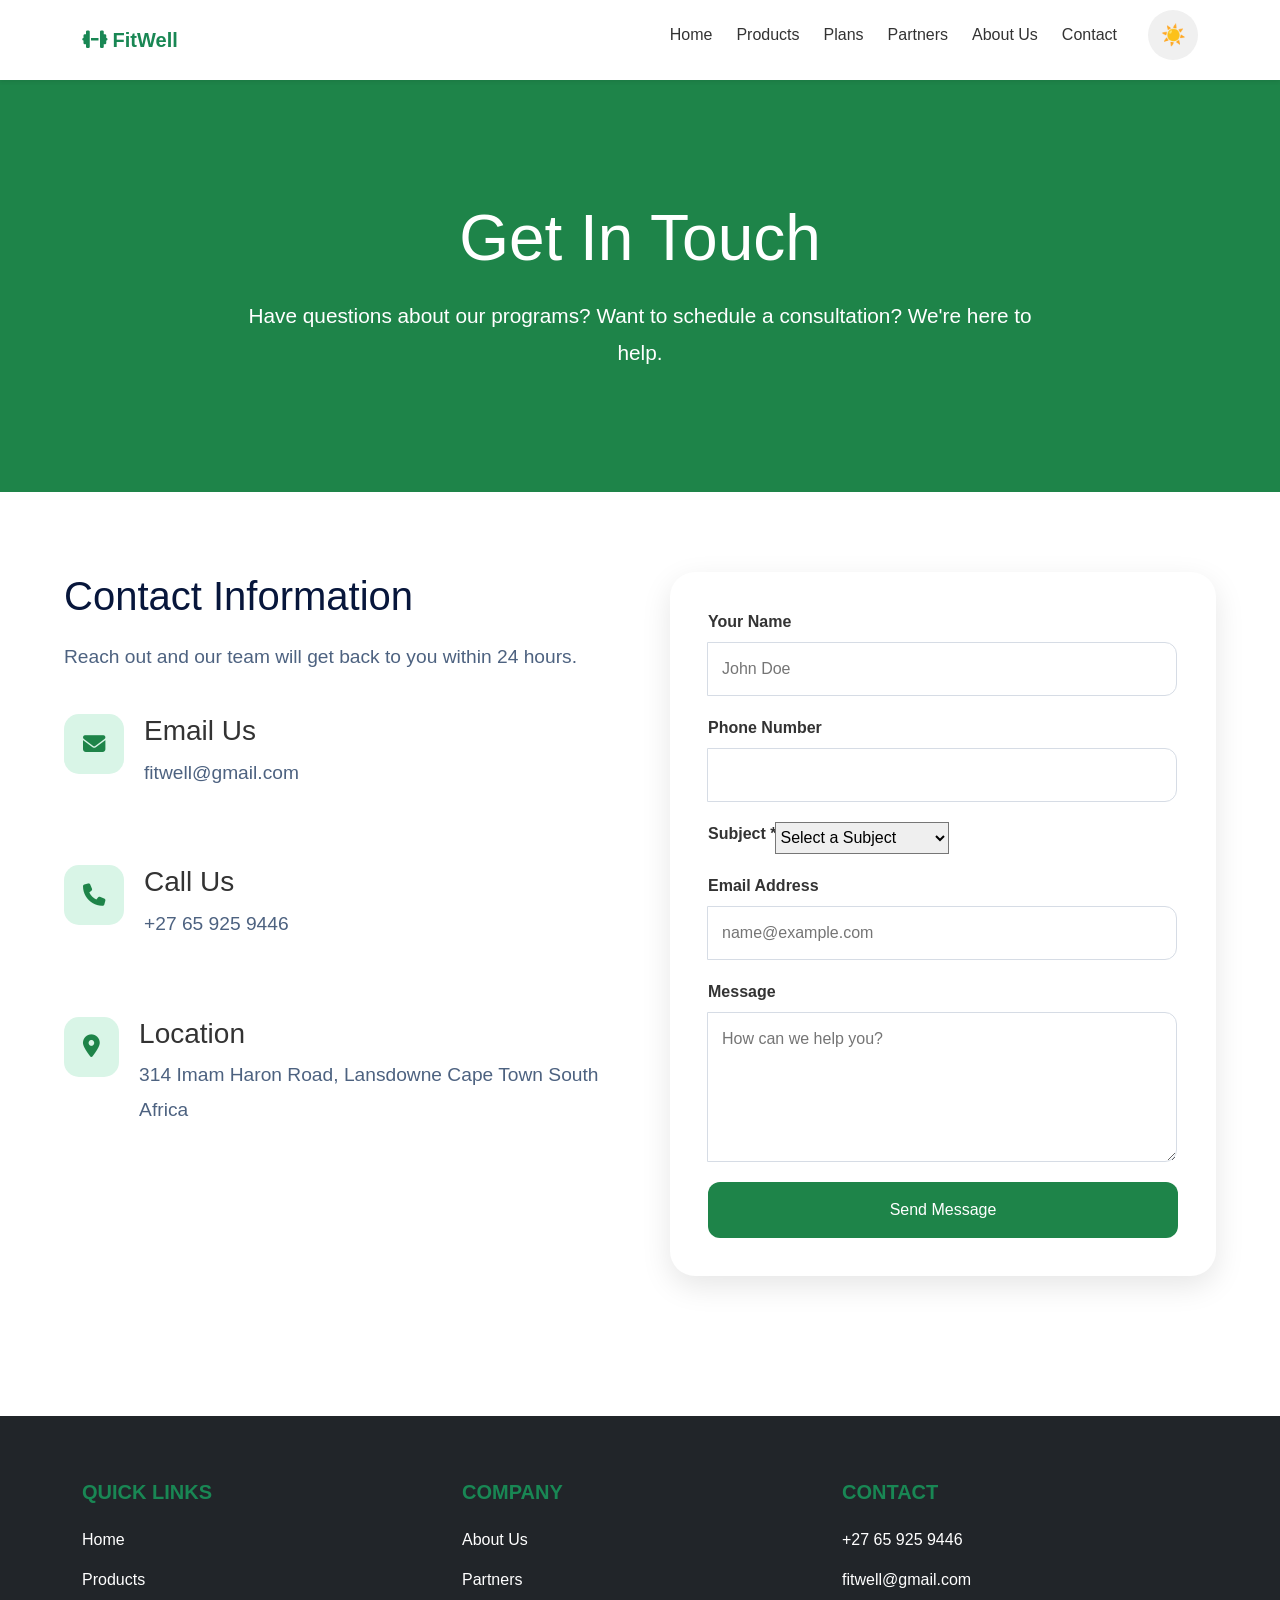
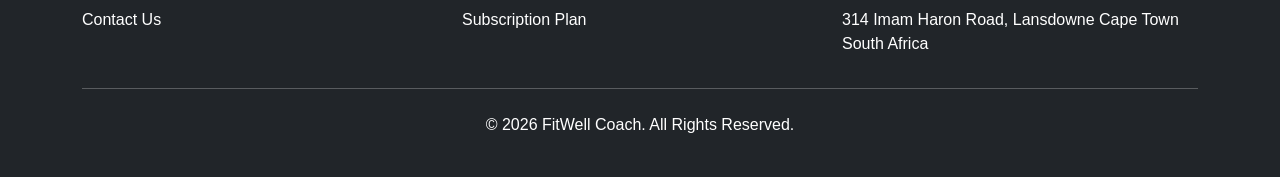
<file: contact.us.html>
<!doctype html>
<html lang="en">

<head>
  <meta charset="UTF-8" />
  <meta name="viewport" content="width=device-width, initial-scale=1.0" />
  <title>Contact Us | FitWell</title>

  <link href="https://cdn.jsdelivr.net/npm/bootstrap@5.3.3/dist/css/bootstrap.min.css" rel="stylesheet">
  <link rel="stylesheet" href="https://cdnjs.cloudflare.com/ajax/libs/font-awesome/6.5.1/css/all.min.css">
  <link rel="stylesheet" href="darkmode.css">

  <style>
    :root {
      --primary: #1e8449;
      --dark: #111827;
      --light: #ffffff;
      --text: #333;
    }

    body {
      margin: 0;
      font-family: Arial, sans-serif;
      background: var(--light);
      color: var(--text);
    }

    /* NAVBAR FIX */
    .navbar {
      padding: 15px 0;
      background: #fff !important;
    }

    .nav-link {
      color: #333 !important;
      transition: 0.3s;
    }

    .nav-link:hover {
      color: var(--primary) !important;
    }

    .navbar.navbar-shrink {
      padding: 8px 0;
      transition: 0.3s ease;
      box-shadow: 0 5px 15px rgba(0, 0, 0, 0.1);
    }

          .toggle-btn {
        width: 50px;
        height: 50px;
        border-radius: 50%;
        border: none;
        display: flex;
        justify-content: center;
        align-items: center;
        margin-left: 15px;
        position: relative;
        top: -5px;
      }

            .dark-mode .header {
        background-color: #111827;
      }

      .dark-mode .nav-links a {
        color: white;
      }

      .dark-mode .logo a {
        color: #10b981;
      }

      .dark-mode .logo i {
        color: white;
      }

      /* Light Mode */
      body {
        background-color: #ffffff;
        color: #333;
      }

      /* Dark Mode */

      body.dark-mode .text-area {
        background-color: white;
        color: black;
      }
      body.dark-mode {
        background-color: #111827;
        color: white;
      }

      body.dark-mode .header {
        background-color: #1f2937;
      }

      body.dark-mode .footer {
        background-color: #0f172a;
      }

      body.dark-mode .section-gap {
        background-color: #111827;
      }
      /* Mobile Responsive */

      @media (max-width: 992px) {
        .header {
          flex-direction: column;
          gap: 20px;
        }

        .navbar ul {
          flex-wrap: wrap;
          justify-content: center;
          gap: 20px;
        }
      }


    /* HERO */
    .contact-hero {
      background: var(--primary);
      color: white;
      text-align: center;
      padding: 120px 20px;
    }

    .contact-hero h1 {
      font-size: 4rem;
      margin-bottom: 20px;
    }

    .contact-hero p {
      max-width: 800px;
      margin: auto;
      font-size: 1.3rem;
      line-height: 1.8;
    }

    /* CONTAINER */
    .contact-container {
      max-width: 1400px;
      margin: auto;
      padding: 80px 5%;
      display: grid;
      grid-template-columns: 1fr 1fr;
      gap: 60px;
    }

    .contact-info h2 {
      font-size: 2.5rem;
      color: #07163b;
      margin-bottom: 20px;
    }

    .contact-info p {
      color: #4d6280;
      font-size: 1.2rem;
      margin-bottom: 40px;
      line-height: 1.8;
    }

    .info-box {
      display: flex;
      gap: 20px;
      margin-bottom: 35px;
      align-items: flex-start;
    }

    .icon {
      width: 60px;
      height: 60px;
      background: #d9f5e7;
      color: var(--primary);
      border-radius: 15px;
      display: flex;
      justify-content: center;
      align-items: center;
      font-size: 1.4rem;
    }

    .contact-form {
      background: white;
      padding: 38px;
      border-radius: 25px;
      box-shadow: 0 10px 30px rgba(0, 0, 0, 0.1);
    }

    .input-group {
      margin-bottom: 20px;
    }

    .input-group label {
      display: block;
      margin-bottom: 8px;
      font-weight: 600;
    }

    .input-group input,
    .input-group textarea {
      width: 100%;
      padding: 14px;
      border: 1px solid #d6dce5;
      border-radius: 12px;
    }

    .submit-btn {
      width: 100%;
      background: var(--primary);
      color: white;
      border: none;
      padding: 16px;
      border-radius: 12px;
      font-size: 1rem;
    }

    /* FOOTER */
    footer {
      margin-top: 60px;
    }

          /* RESPONSIVE */

      @media (max-width: 992px) {
        .contact-container {
          grid-template-columns: 1fr;
        }

        .contact-hero h1 {
          font-size: 3rem;
        }
      }

      @media (max-width: 768px) {
        .contact-hero {
          padding: 80px 20px;
        }

        .contact-hero h1 {
          font-size: 2.5rem;
        }

        .contact-hero p {
          font-size: 1rem;
        }

        .contact-form {
          padding: 25px;
        }
      }
      .contact-stats {
        background: #07163b;
        color: white;
        display: flex;
        justify-content: space-around;
        text-align: center;
        padding: 80px 20px;
      }

      .contact-stats h2 {
        color: #00d084;
        font-size: 3rem;
      }

      .contact-stats p {
        margin-top: 10px;
      }

      @media (max-width: 768px) {
        .contact-stats {
          flex-direction: column;
          gap: 40px;
        }
      }

      .contact-stats {
        background: #1e8449;
        color: white;
        display: flex;
        justify-content: space-around;
        text-align: center;
        padding: 80px 20px;
        font-family: Arial, Helvetica, sans-serif;
      }

      .contact-stats h2 {
        color: white;
        font-size: 3rem;
      }

      .contact-stats p {
        margin-top: 10px;
      }

      @media (max-width: 768px) {
        .contact-stats {
          flex-direction: column;
          gap: 40px;
        }
      }

      .section-gap {
        height: 60px;
        background: #f8f9fa;
      }

  </style>
</head>

<body>

  <!-- NAVBAR -->
  <nav class="navbar navbar-expand-lg navbar-light sticky-top shadow-sm">
    <div class="container">

      <a class="navbar-brand fw-bold text-success" href="#">
        <i class="fa-solid fa-dumbbell"></i> FitWell
      </a>

      <button class="navbar-toggler" type="button" data-bs-toggle="collapse" data-bs-target="#navMenu">
        <span class="navbar-toggler-icon"></span>
      </button>

      <div class="collapse navbar-collapse" id="navMenu">
        <ul class="navbar-nav ms-auto gap-2">
          <li class="nav-item"><a class="nav-link" href="index.html">Home</a></li>
          <li class="nav-item"><a class="nav-link" href="products.html">Products</a></li>
          <li class="nav-item"><a class="nav-link" href="Subscription.html">Plans</a></li>
          <li class="nav-item"><a class="nav-link" href="partners.html">Partners</a></li>
          <li class="nav-item"><a class="nav-link" href="about.html">About Us</a></li>
          <li class="nav-item"><a class="nav-link active text-success" href="contact.us.html">Contact</a></li>
          <button class="toggle-btn" id="themeToggle"></button>

        </ul>
      </div>

    </div>
  </nav>

  <!-- HERO -->
  <section class="contact-hero">
    <h1>Get In Touch</h1>
    <p>Have questions about our programs? Want to schedule a consultation? We're here to help.</p>
  </section>

<!-- CONTACT -->
  <section class="contact-container">

    <!-- LEFT -->
    <div class="contact-info">
      <h2>Contact Information</h2>
      <p>Reach out and our team will get back to you within 24 hours.</p>

      <div class="info-box">
        <div class="icon"><i class="fas fa-envelope"></i></div>
        <div>
          <h3>Email Us</h3>
          <p>fitwell@gmail.com</p>
        </div>
      </div>

      <div class="info-box">
        <div class="icon"><i class="fas fa-phone"></i></div>
        <div>
          <h3>Call Us</h3>
          <p>+27 65 925 9446</p>
        </div>
      </div>

      <div class="info-box">
        <div class="icon"><i class="fas fa-location-dot"></i></div>
        <div>
          <h3>Location</h3>
          <p>314 Imam Haron Road, Lansdowne Cape Town South Africa</p>
        </div>
      </div>
    </div>

    <!-- RIGHT (The Form Container) -->
    <div class="contact-form">
      <!-- Formspree action goes directly on this form tag -->
      <form action="https://formspree.io/f/xlgvqopk" method="POST">
        
        <div class="input-group">
          <label for="name">Your Name</label>
          <input type="text" id="name" name="name" placeholder="John Doe" required />
        
        </div>

         <div class="input-group">
            <label>Phone Number</label>
            <input type="tel" placeholder="" />
          </div>

           <div class="input-group">
            <label>Subject *</label>

            <select required>
              <option>Select a Subject</option>
              <option>Membership Inquiry</option>
              <option>Personal Training</option>
              <option>Nutrition Coaching</option>
              <option>Consultation Booking</option>
              <option>General Question</option>
            </select>
          </div>

        <div class="input-group">
          <label for="email">Email Address</label>
          <input type="email" id="email" name="email" placeholder="name@example.com" required />
        </div>

        <div class="input-group">
          <label for="message">Message</label>
          <textarea id="message" name="message" rows="5" placeholder="How can we help you?" required></textarea>
        </div>

        <button type="submit" class="submit-btn">Send Message</button>
      </form>
    </div>

  </section>

  <!-- FOOTER -->
    <footer class="bg-dark text-white pt-5 pb-4">
      <div class="container text-md-start text-center">
        <div class="row">
          <div class="col-md-4 col-lg-4 col-xl-4 mx-auto mt-3">
            <h5 class="text-uppercase mb-4 fw-bold text-success">
              Quick Links
            </h5>
            <p>
              <a href="index.html" class="text-white text-decoration-none"
                >Home</a
              >
            </p>
            <p>
              <a href="products.html" class="text-white text-decoration-none"
                >Products</a
              >
            </p>
            <p>
              <a href="contact.us.html" class="text-white text-decoration-none"
                >Contact Us</a
              >
            </p>
          </div>

          <div class="col-md-4 col-lg-4 col-xl-4 mx-auto mt-3">
            <h5 class="text-uppercase mb-4 fw-bold text-success">Company</h5>
            <p>
              <a href="about.html" class="text-white text-decoration-none"
                >About Us</a
              >
            </p>
            <p>
              <a href="partners.html" class="text-white text-decoration-none"
                >Partners</a
              >
            </p>
            <p>
              <a
                href="Subscription.html"
                class="text-white text-decoration-none"
                >Subscription Plan</a
              >
            </p>
          </div>

          <div class="col-md-4 col-lg-4 col-xl-4 mx-auto mt-3">
            <h5 class="text-uppercase mb-4 fw-bold text-success">Contact</h5>
            <p>+27 65 925 9446</p>
            <p>fitwell@gmail.com</p>
            <p>314 Imam Haron Road, Lansdowne Cape Town South Africa</p>
          </div>
        </div>

        <hr class="mb-4" />
        <div class="text-center">
          <p>© 2026 FitWell Coach. All Rights Reserved.</p>
        </div>
      </div>
    </footer>

  <script src="https://cdn.jsdelivr.net/npm/bootstrap@5.3.3/dist/js/bootstrap.bundle.min.js"></script>
  <script src="darkmode.js"></script>

</body>

</html>
</file>
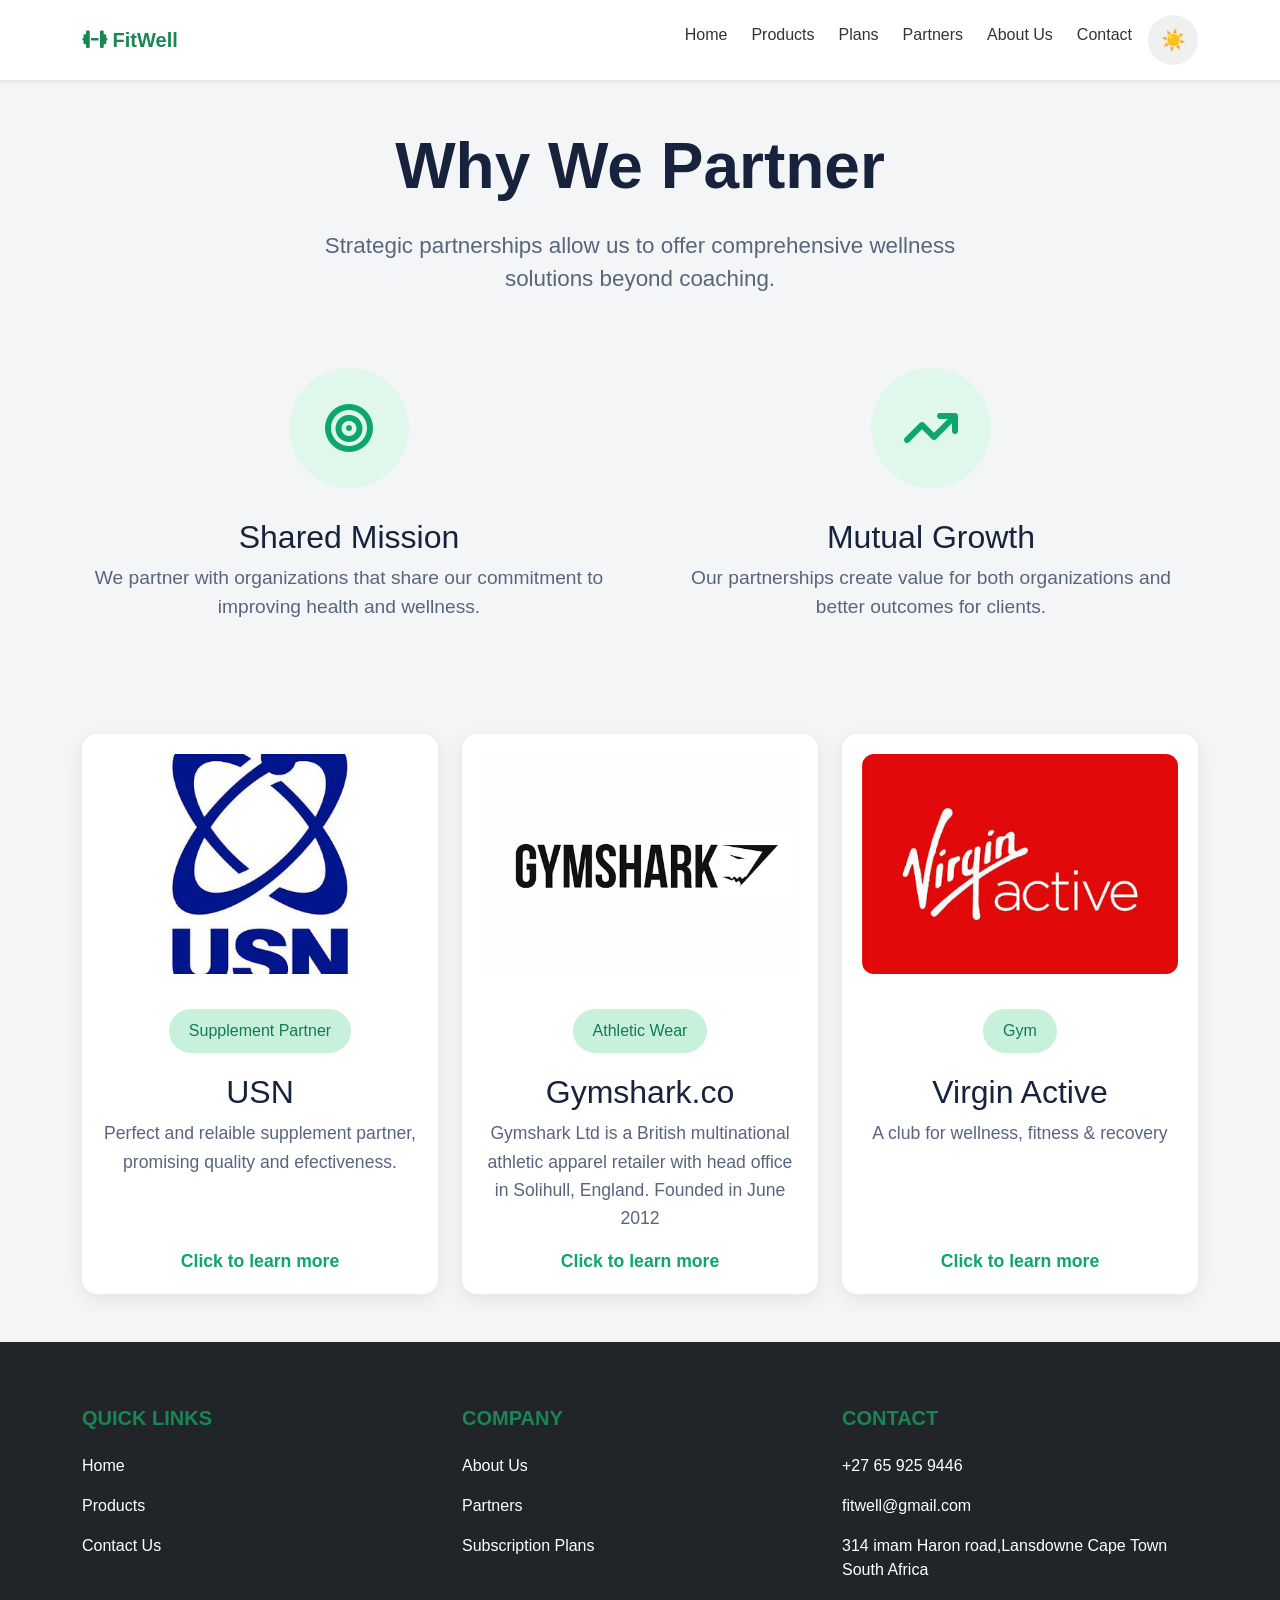
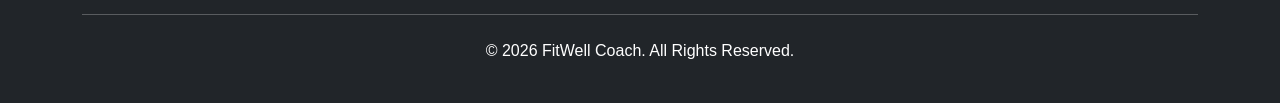
<file: partners.html>
<!DOCTYPE html>
<html lang="en">

<head>
    <meta charset="UTF-8">
    <meta name="viewport" content="width=device-width, initial-scale=1.0">

    <title>FitWell </title>

    <link href="https://cdn.jsdelivr.net/npm/bootstrap@5.3.3/dist/css/bootstrap.min.css" rel="stylesheet">

    <link rel="stylesheet" href="https://cdnjs.cloudflare.com/ajax/libs/font-awesome/6.5.2/css/all.min.css">

    <!-- Dark Mode CSS -->
    <link rel="stylesheet" href="darkmode.css">
    <style>
        body {
            background: #f4f5f7;
            font-family: 'Segoe UI', sans-serif;
        }

        /* NAVBAR */

        .navbar {
            padding: 15px 0;
        }

        .nav-link {
            color: #333 !important;
            transition: 0.3s;
        }

        .nav-link:hover {
            color: var(--green) !important;
        }

        .navbar.navbar-shrink {
            padding: 8px 0;
            transition: 0.3s ease;
            box-shadow: 0 5px 15px rgba(0, 0, 0, 0.1);
        }

        /* TITLE */

        .section-title {
            font-size: 4rem;
            font-weight: 700;
            color: #17233d;
        }

        .section-text {
            max-width: 700px;
            color: #59657d;
            font-size: 1.4rem;
        }

        /* BENEFITS */

        .benefit-card {
            text-align: center;
        }

        .benefit-icon {
            width: 120px;
            height: 120px;
            margin: auto;
            background: #dff8eb;
            border-radius: 50%;

            display: flex;
            justify-content: center;
            align-items: center;

            font-size: 3rem;
            color: #0ea66b;
        }

        .benefit-card h3 {
            margin-top: 30px;
            color: #17233d;
            font-size: 2rem;
        }

        .benefit-card p {
            color: #59657d;
            font-size: 1.2rem;
        }

        /* PARTNER CARDS */

        .partner-card {
            background: #fff;
            border-radius: 15px;
            overflow: hidden;
            padding: 20px;
            text-align: center;

            box-shadow: 0 5px 20px rgba(0, 0, 0, 0.08);
            transition: 0.3s;

            height: 100%;
            display: flex;
            flex-direction: column;
        }

        .partner-card:hover {
            transform: translateY(-8px);
        }

        .partner-img {
            width: 100%;
            height: 220px;
            object-fit: cover;
            border-radius: 12px;
            margin-bottom: 20px;
        }

        .badge-pill {
            display: inline-block;
            background: #c8f1db;
            color: #137957;
            padding: 10px 20px;
            border-radius: 40px;
            margin-top: 15px;
            font-size: 1rem;
            align-self: center;
        }

        .partner-card h3 {
            margin-top: 20px;
            font-size: 2rem;
            color: #17233d;
        }

        .partner-card p {
            color: #59657d;
            font-size: 1.1rem;
            line-height: 1.6;
            flex-grow: 1;
        }

        .partner-card a {
            color: #0ea66b;
            text-decoration: none;
            font-size: 1.1rem;
            font-weight: 600;
            margin-top: auto;
        }


        @media(max-width:768px) {

            .section-title {
                font-size: 3rem;
            }

            .section-text {
                font-size: 1.2rem;
            }

            .partner-card {
                min-height: auto;
            }

            .navbar-brand {
                font-size: 1.5rem;
            }
        }
    </style>
</head>

<body>

    <!-- NAVBAR -->
    <nav class="navbar navbar-expand-lg navbar-light bg-white shadow-sm sticky-top">
        <div class="container">

            <a class="navbar-brand fw-bold text-success" href="#">
                <i class="fa-solid fa-dumbbell"></i>
                FitWell
            </a>

            <button class="navbar-toggler" type="button" data-bs-toggle="collapse" data-bs-target="#navMenu">
                <span class="navbar-toggler-icon"></span>
            </button>

            <div class="collapse navbar-collapse" id="navMenu">

                <ul class="navbar-nav ms-auto gap-2">

                    <li class="nav-item"><a class="nav-link" href="index.html">Home</a></li>
                    <li class="nav-item"><a class="nav-link" href="products.html">Products</a></li>
                    <li class="nav-item"><a class="nav-link active text-success" href="Subscription.html">Plans</a></li>
                    <li class="nav-item"><a class="nav-link" href="partners.html">Partners</a></li>
                    <li class="nav-item"><a class="nav-link" href="about.html">About Us</a></li>
                    <li class="nav-item"><a class="nav-link" href="contact.us.html">Contact</a></li>
                    <button class="toggle-btn" id="themeToggle"></button>
                </ul>

            </div>

        </div>
    </nav>



    <!-- WHY WE PARTNER -->

    <section class="partner-benefits py-5">

        <div class="container text-center">

            <h2 class="section-title mb-4">
                Why We Partner
            </h2>

            <p class="section-text mx-auto">
                Strategic partnerships allow us to offer comprehensive wellness
                solutions beyond coaching.
            </p>

            <div class="row g-5 mt-4">

                <div class="col-md-6 fade-in">

                    <div class="benefit-card">

                        <div class="benefit-icon">
                            <i class="fa-solid fa-bullseye"></i>
                        </div>

                        <h3>Shared Mission</h3>

                        <p>
                            We partner with organizations that share our
                            commitment to improving health and wellness.
                        </p>

                    </div>

                </div>

                <div class="col-md-6 fade-in">

                    <div class="benefit-card">

                        <div class="benefit-icon">
                            <i class="fa-solid fa-arrow-trend-up"></i>
                        </div>

                        <h3>Mutual Growth</h3>

                        <p>
                            Our partnerships create value for both organizations
                            and better outcomes for clients.
                        </p>

                    </div>

                </div>

            </div>

        </div>

    </section>

    <!-- PARTNER CARDS -->

    <section class="partners py-5">

        <div class="container">

            <div class="row g-4">

                <!-- CARD 1 -->

                <div class="col-lg-4 col-md-6 fade-in">
                    <div class="partner-card">

                        <img src="images/usnlogo.jpg" alt="USN" class="partner-img">


                        <span class="badge-pill">
                            Supplement Partner
                        </span>

                        <h3>USN</h3>

                        <p>
                            Perfect and relaible supplement partner, promising quality and efectiveness.
                        </p>

                        <a href="https://usn.co.za">Click to learn more</a>

                    </div>
                </div>


                <!-- CARD 2 -->
                <div class="col-lg-4 col-md-6 fade-in">
                    <div class="partner-card">

                        <img src="images/gymshark.jpg" alt="Gymshark" class="partner-img">


                        <span class="badge-pill">
                            Athletic Wear
                        </span>

                        <h3>Gymshark.co</h3>

                        <p>
                            Gymshark Ltd is a British multinational athletic apparel retailer with head office in
                            Solihull,
                            England. Founded in June 2012
                        </p>

                        <a href="https://row.gymshark.com/">Click to learn more</a>

                    </div>
                </div>


                <!-- CARD 3 -->

                <div class="col-lg-4 col-md-6 fade-in">
                    <div class="partner-card">

                        <img src="images/virginactive.jpg" alt="Virgin Active" class="partner-img">


                        <span class="badge-pill">
                            Gym
                        </span>

                        <h3>Virgin Active </h3>

                        <p>
                            A club for wellness, fitness & recovery
                        </p>

                        <a href="https://www.virginactive.co.za">Click to learn more</a>

                    </div>
                </div>

            </div>

        </div>

    </section>

    <footer class="bg-dark text-white pt-5 pb-4">
        <div class="container text-md-start text-center">

            <div class="row">

                <div class="col-md-4 col-lg-4 col-xl-4 mx-auto mt-3">
                    <h5 class="text-uppercase mb-4 fw-bold text-success">Quick Links</h5>

                    <p><a href="index.html" class="text-white text-decoration-none">Home</a></p>
                    <p><a href="products.html" class="text-white text-decoration-none">Products</a></p>
                    <p><a href="contact.us.html" class="text-white text-decoration-none">Contact Us</a></p>
                </div>

                <div class="col-md-4 col-lg-4 col-xl-4 mx-auto mt-3">
                    <h5 class="text-uppercase mb-4 fw-bold text-success">Company</h5>

                    <p><a href="about.html" class="text-white text-decoration-none">About Us</a></p>
                    <p><a href="partners.html" class="text-white text-decoration-none">Partners</a></p>
                    <p><a href="Subscription.html" class="text-white text-decoration-none">Subscription Plans</a></p>
                </div>

                <div class="col-md-4 col-lg-4 col-xl-4 mx-auto mt-3">
                    <h5 class="text-uppercase mb-4 fw-bold text-success">Contact</h5>

                    <p> +27 65 925 9446</p>
                    <p> fitwell@gmail.com</p>
                    <p> 314 imam Haron road,Lansdowne Cape Town South Africa</p>
                </div>

            </div>

            <hr class="mb-4">

            <div class="text-center">
                <p>© 2026 FitWell Coach. All Rights Reserved.</p>
            </div>

        </div>
    </footer>


    <script src="wellness.js"></script>

    <!-- Dark Mode Script -->
    <script src="darkmode.js"></script>

</body>

</html>
</file>
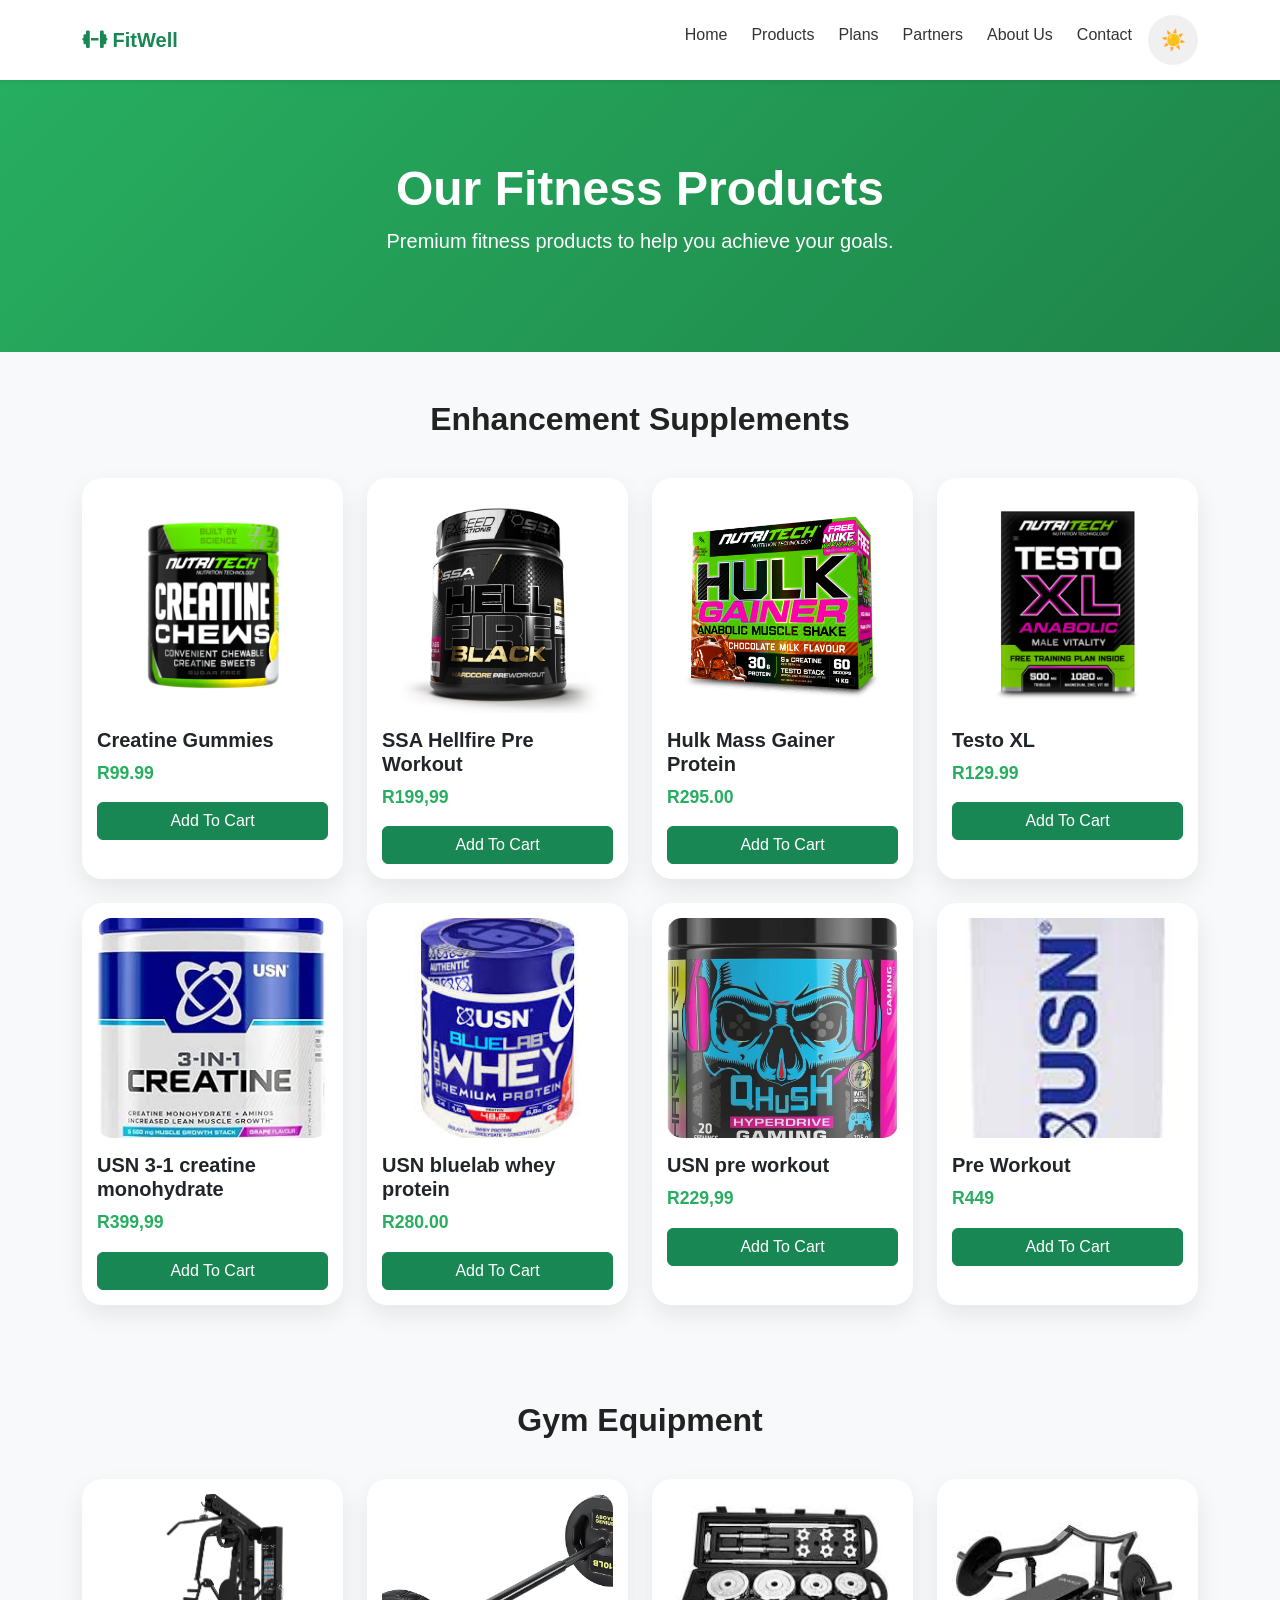
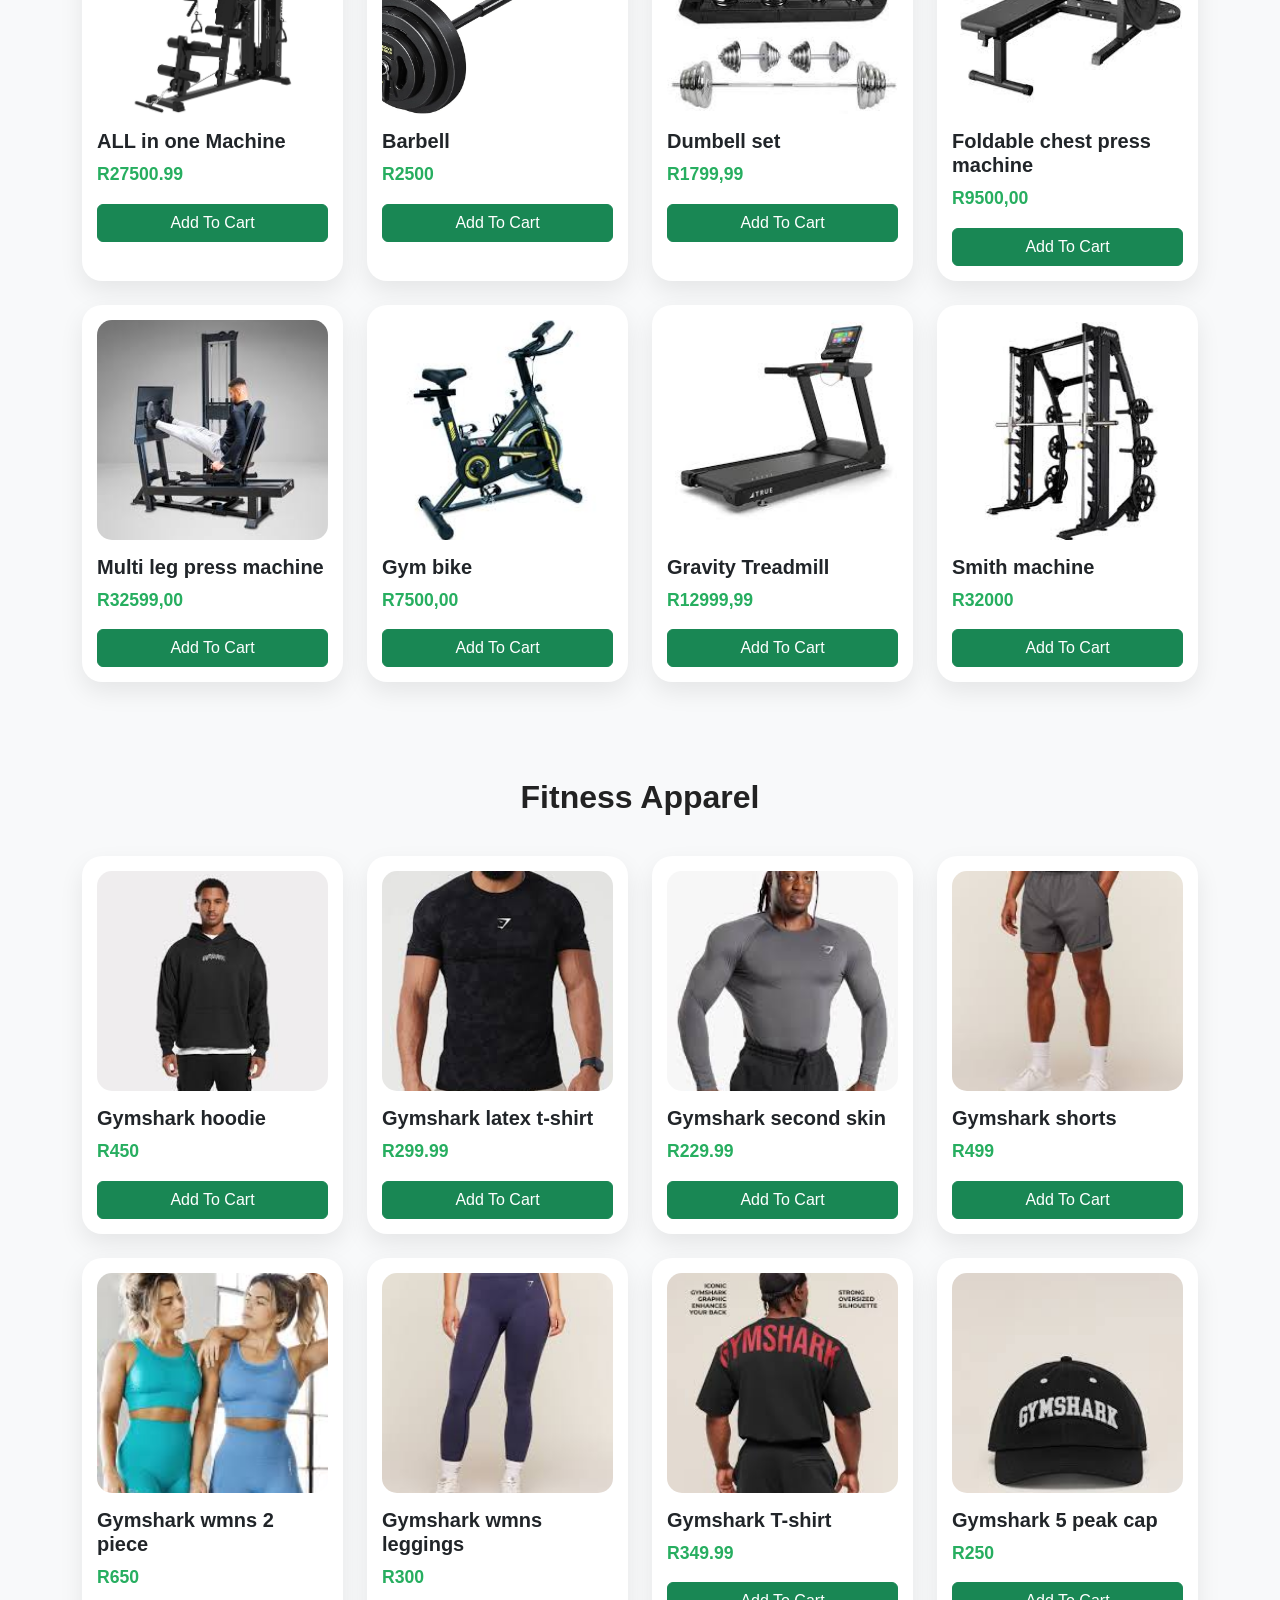
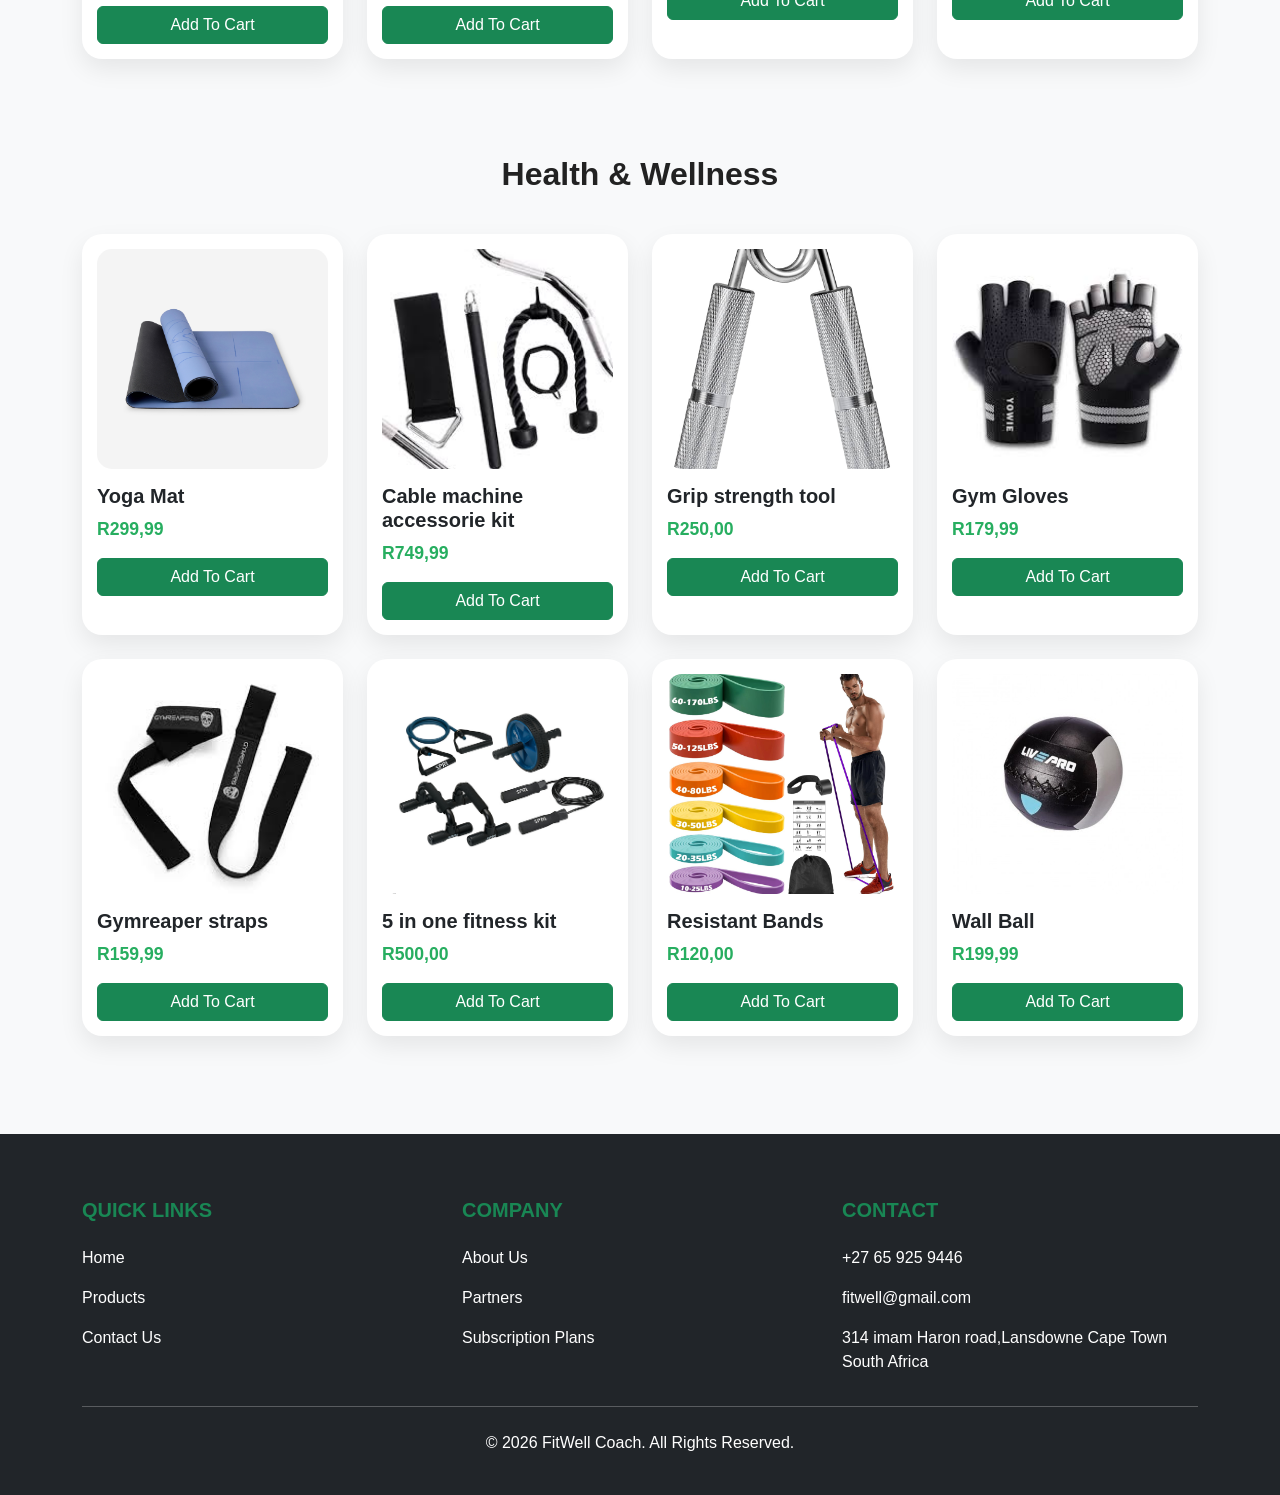
<file: products.html>
<!DOCTYPE html>
<html lang="en">

<head>
    <meta charset="UTF-8">
    <meta name="viewport" content="width=device-width, initial-scale=1.0">
    <title>FitWell</title>

    <link href="https://cdn.jsdelivr.net/npm/bootstrap@5.3.3/dist/css/bootstrap.min.css" rel="stylesheet">

    <link rel="stylesheet" href="https://cdnjs.cloudflare.com/ajax/libs/font-awesome/6.5.2/css/all.min.css">

    <link rel="stylesheet" href="https://cdnjs.cloudflare.com/ajax/libs/font-awesome/6.5.2/css/all.min.css">
    <link rel="stylesheet" href="darkmode.css" />

    <style>
        body {
            background: #f8f9fa;
            font-family: Arial, sans-serif;
        }

        .navbar {
            padding: 15px 0;
        }

        .nav-link {
            color: #333 !important;
            transition: 0.3s;
        }

        .nav-link:hover {
            color: var(--green) !important;
        }

        .navbar.navbar-shrink {
            padding: 8px 0;
            transition: 0.3s ease;
            box-shadow: 0 5px 15px rgba(0, 0, 0, 0.1);
        }

        .hero {
            background: linear-gradient(135deg, #27ae60, #1e8449);
            color: white;
            padding: 80px 0;
            text-align: center;
        }

        .hero h1 {
            font-size: 3rem;
            font-weight: 700;
        }

        .section-title {
            font-weight: 700;
            margin-bottom: 40px;
            color: #222;
        }

        .product-card {
            background: #fff;
            border-radius: 20px;
            overflow: hidden;
            box-shadow: 0 10px 25px rgba(0, 0, 0, .08);
            transition: .3s;
            height: 100%;
            padding: 15px;
        }

        .product-card:hover {
            transform: translateY(-10px);
        }

        .product-img {
            width: 100%;
            height: 220px;
            object-fit: cover;
            border-radius: 15px;
            margin-bottom: 15px;
        }

        .product-card h5 {
            font-weight: 700;
        }

        .price {
            color: #27ae60;
            font-weight: bold;
            font-size: 1.1rem;
        }

        footer {
            background: #111;
            color: white;
            text-align: center;
            padding: 25px;
            margin-top: 50px;
        }
    </style>
</head>

<body>

    <!-- NAVBAR -->
    <nav class="navbar navbar-expand-lg navbar-light bg-white shadow-sm sticky-top">
        <div class="container">

            <a class="navbar-brand fw-bold text-success" href="#">
                <i class="fa-solid fa-dumbbell"></i>
                FitWell
            </a>

            <button class="navbar-toggler" type="button" data-bs-toggle="collapse" data-bs-target="#navMenu">
                <span class="navbar-toggler-icon"></span>
            </button>

            <div class="collapse navbar-collapse" id="navMenu">

                <ul class="navbar-nav ms-auto gap-2">

                    <li class="nav-item"><a class="nav-link" href="index.html">Home</a></li>
                    <li class="nav-item"><a class="nav-link" href="products.html">Products</a></li>
                    <li class="nav-item"><a class="nav-link active text-success" href="Subscription.html">Plans</a></li>
                    <li class="nav-item"><a class="nav-link" href="partners.html">Partners</a></li>
                    <li class="nav-item"><a class="nav-link" href="about.html">About Us</a></li>
                    <li class="nav-item"><a class="nav-link" href="contact.us.html">Contact</a></li>
                    <button class="toggle-btn" id="themeToggle"></button>
                </ul>

            </div>

        </div>
    </nav>

    <!-- HERO -->

    <section class="hero">
        <div class="container">
            <h1>Our Fitness Products</h1>
            <p class="lead">
                Premium fitness products to help you achieve your goals.
            </p>
        </div>
    </section>

    <!-- PROTEIN SUPPLEMENTS -->

    <section class="py-5">
        <div class="container">

            <h2 class="section-title text-center">
                Enhancement Supplements
            </h2>

            <div class="row g-4">

                <div class="col-lg-3 col-md-6">
                    <div class="product-card">
                        <img src="images/creatinegummies.jpg" class="product-img">
                        <h5>Creatine Gummies</h5>
                        <p class="price">R99.99</p>
                        <button class="btn btn-success w-100">Add To Cart</button>
                    </div>
                </div>

                <div class="col-lg-3 col-md-6">
                    <div class="product-card">
                        <img src="images/hellfiressapre.jpg" class="product-img">
                        <h5>SSA Hellfire Pre Workout</h5>
                        <p class="price">R199,99</p>
                        <button class="btn btn-success w-100">Add To Cart</button>
                    </div>
                </div>

                <div class="col-lg-3 col-md-6">
                    <div class="product-card">
                        <img src="images/hulkgainershake.jpg" class="product-img">
                        <h5>Hulk Mass Gainer Protein</h5>
                        <p class="price">R295.00</p>
                        <button class="btn btn-success w-100">Add To Cart</button>
                    </div>
                </div>

                <div class="col-lg-3 col-md-6">
                    <div class="product-card">
                        <img src="images/testoxl.jpg" class="product-img">
                        <h5>Testo XL</h5>
                        <p class="price">R129.99</p>
                        <button class="btn btn-success w-100">Add To Cart</button>
                    </div>
                </div>

                <div class="col-lg-3 col-md-6">
                    <div class="product-card">
                        <img src="images/usn3in1creatine.jpg" class="product-img">
                        <h5>USN 3-1 creatine monohydrate</h5>
                        <p class="price">R399,99</p>
                        <button class="btn btn-success w-100">Add To Cart</button>
                    </div>
                </div>

                <div class="col-lg-3 col-md-6">
                    <div class="product-card">
                        <img src="images/usnbluelabwhey.jpg" class="product-img">
                        <h5>USN bluelab whey protein</h5>
                        <p class="price">R280.00</p>
                        <button class="btn btn-success w-100">Add To Cart</button>
                    </div>
                </div>

                <div class="col-lg-3 col-md-6">
                    <div class="product-card">
                        <img src="images/usnpreworkout.jpg" class="product-img">
                        <h5>USN pre workout</h5>
                        <p class="price">R229,99</p>
                        <button class="btn btn-success w-100">Add To Cart</button>
                    </div>
                </div>

                <div class="col-lg-3 col-md-6">
                    <div class="product-card">
                        <img src="images/usntornadoshaker.jpg" class="product-img">
                        <h5>Pre Workout</h5>
                        <p class="price">R449</p>
                        <button class="btn btn-success w-100">Add To Cart</button>
                    </div>
                </div>

            </div>
        </div>
    </section>

    <!-- GYM EQUIPMENT -->

    <section class="py-5 bg-light">
        <div class="container">

            <h2 class="section-title text-center">
                Gym Equipment
            </h2>

            <div class="row g-4">

                <div class="col-lg-3 col-md-6">
                    <div class="product-card"><img src="images/multigymstack.jpg" class="product-img">
                        <h5>ALL in one Machine</h5>
                        <p class="price">R27500.99</p><button class="btn btn-success w-100">Add To Cart</button>
                    </div>
                </div>

                <div class="col-lg-3 col-md-6">
                    <div class="product-card"><img src="images/barbell.jpg" class="product-img">
                        <h5>Barbell</h5>
                        <p class="price">R2500</p><button class="btn btn-success w-100">Add To Cart</button>
                    </div>
                </div>

                <div class="col-lg-3 col-md-6">
                    <div class="product-card"><img src="images/dumbellset.jpg" class="product-img">
                        <h5>Dumbell set</h5>
                        <p class="price">R1799,99</p><button class="btn btn-success w-100">Add To Cart</button>
                    </div>
                </div>

                <div class="col-lg-3 col-md-6">
                    <div class="product-card"><img src="images/foldablechespressmachine.jpg" class="product-img">
                        <h5>Foldable chest press machine</h5>
                        <p class="price">R9500,00</p><button class="btn btn-success w-100">Add To Cart</button>
                    </div>
                </div>

                <div class="col-lg-3 col-md-6">
                    <div class="product-card"><img src="images/watsonlegpress.jpg" class="product-img">
                        <h5>Multi leg press machine</h5>
                        <p class="price">R32599,00</p><button class="btn btn-success w-100">Add To Cart</button>
                    </div>
                </div>

                <div class="col-lg-3 col-md-6">
                    <div class="product-card"><img src="images/gymbike.jpg" class="product-img">
                        <h5>Gym bike</h5>
                        <p class="price">R7500,00</p><button class="btn btn-success w-100">Add To Cart</button>
                    </div>
                </div>

                <div class="col-lg-3 col-md-6">
                    <div class="product-card"><img src="images/gravitytreadmill.jpg" class="product-img">
                        <h5>Gravity Treadmill</h5>
                        <p class="price">R12999,99</p><button class="btn btn-success w-100">Add To Cart</button>
                    </div>
                </div>

                <div class="col-lg-3 col-md-6">
                    <div class="product-card"><img src="images/smithmachine.jpg" class="product-img">
                        <h5>Smith machine</h5>
                        <p class="price">R32000</p><button class="btn btn-success w-100">Add To Cart</button>
                    </div>
                </div>

            </div>
        </div>
    </section>

    <!-- FITNESS APPAREL -->

    <section class="py-5">
        <div class="container">

            <h2 class="section-title text-center">
                Fitness Apparel
            </h2>

            <div class="row g-4">

                <div class="col-lg-3 col-md-6">
                    <div class="product-card"><img src="images/gymsharkhoodie.jpg" class="product-img">
                        <h5>Gymshark hoodie</h5>
                        <p class="price">R450</p><button class="btn btn-success w-100">Add To Cart</button>
                    </div>
                </div>

                <div class="col-lg-3 col-md-6">
                    <div class="product-card"><img src="images/gymsharklatex.jpg" class="product-img">
                        <h5>Gymshark latex t-shirt</h5>
                        <p class="price">R299.99</p><button class="btn btn-success w-100">Add To Cart</button>
                    </div>
                </div>

                <div class="col-lg-3 col-md-6">
                    <div class="product-card"><img src="images/gymsharksecondskin.jpg" class="product-img">
                        <h5>Gymshark second skin</h5>
                        <p class="price">R229.99</p><button class="btn btn-success w-100">Add To Cart</button>
                    </div>
                </div>

                <div class="col-lg-3 col-md-6">
                    <div class="product-card"><img src="images/gymsharkshorts.jpg" class="product-img">
                        <h5>Gymshark shorts</h5>
                        <p class="price">R499</p><button class="btn btn-success w-100">Add To Cart</button>
                    </div>
                </div>

                <div class="col-lg-3 col-md-6">
                    <div class="product-card"><img src="images/gymsharkwmns2pcs.jpg" class="product-img">
                        <h5>Gymshark wmns 2 piece</h5>
                        <p class="price">R650</p><button class="btn btn-success w-100">Add To Cart</button>
                    </div>
                </div>

                <div class="col-lg-3 col-md-6">
                    <div class="product-card"><img src="images/gymsharkwmnsleggings,jpg.jpg" class="product-img">
                        <h5>Gymshark wmns leggings</h5>
                        <p class="price">R300</p><button class="btn btn-success w-100">Add To Cart</button>
                    </div>
                </div>

                <div class="col-lg-3 col-md-6">
                    <div class="product-card"><img src="images/gymsharktshirt.jpg" class="product-img">
                        <h5>Gymshark T-shirt</h5>
                        <p class="price">R349.99</p><button class="btn btn-success w-100">Add To Cart</button>
                    </div>
                </div>

                <div class="col-lg-3 col-md-6">
                    <div class="product-card"><img src="images/gymsharkcap.jpg" class="product-img">
                        <h5>Gymshark 5 peak cap</h5>
                        <p class="price">R250</p><button class="btn btn-success w-100">Add To Cart</button>
                    </div>
                </div>

            </div>
        </div>
    </section>

    <!-- HEALTH & WELLNESS -->

    <section class="py-5 bg-light">
        <div class="container">

            <h2 class="section-title text-center">
                Health & Wellness
            </h2>

            <div class="row g-4">

                <div class="col-lg-3 col-md-6">
                    <div class="product-card"><img src="images/yogamat.jpg" class="product-img">
                        <h5>Yoga Mat</h5>
                        <p class="price">R299,99</p><button class="btn btn-success w-100">Add To Cart</button>
                    </div>
                </div>

                <div class="col-lg-3 col-md-6">
                    <div class="product-card"><img src="images/cablekit.jpg" class="product-img">
                        <h5>Cable machine accessorie kit</h5>
                        <p class="price">R749,99</p><button class="btn btn-success w-100">Add To Cart</button>
                    </div>
                </div>

                <div class="col-lg-3 col-md-6">
                    <div class="product-card"><img src="images/gripstrength.jpg" class="product-img">
                        <h5>Grip strength tool</h5>
                        <p class="price">R250,00</p><button class="btn btn-success w-100">Add To Cart</button>
                    </div>
                </div>

                <div class="col-lg-3 col-md-6">
                    <div class="product-card"><img src="images/gymgloves.jpg" class="product-img">
                        <h5>Gym Gloves</h5>
                        <p class="price">R179,99</p><button class="btn btn-success w-100">Add To Cart</button>
                    </div>
                </div>

                <div class="col-lg-3 col-md-6">
                    <div class="product-card"><img src="images/gymreaperstraps.jpg" class="product-img">
                        <h5>Gymreaper straps</h5>
                        <p class="price">R159,99</p><button class="btn btn-success w-100">Add To Cart</button>
                    </div>
                </div>

                <div class="col-lg-3 col-md-6">
                    <div class="product-card"><img src="images/fitnesskit.jpg" class="product-img">
                        <h5>5 in one fitness kit</h5>
                        <p class="price">R500,00</p><button class="btn btn-success w-100">Add To Cart</button>
                    </div>
                </div>

                <div class="col-lg-3 col-md-6">
                    <div class="product-card"><img src="images/resistantbands.jpg" class="product-img">
                        <h5>Resistant Bands</h5>
                        <p class="price">R120,00</p><button class="btn btn-success w-100">Add To Cart</button>
                    </div>
                </div>

                <div class="col-lg-3 col-md-6">
                    <div class="product-card"><img src="images/wallball.jpg" class="product-img">
                        <h5>Wall Ball</h5>
                        <p class="price">R199,99</p><button class="btn btn-success w-100">Add To Cart</button>
                    </div>
                </div>

            </div>
        </div>
    </section>

    <!-- FOOTER -->

    <footer class="bg-dark text-white pt-5 pb-4">
        <div class="container text-md-start text-center">

            <div class="row">

                <div class="col-md-4 col-lg-4 col-xl-4 mx-auto mt-3">
                    <h5 class="text-uppercase mb-4 fw-bold text-success">Quick Links</h5>

                    <p><a href="index.html" class="text-white text-decoration-none">Home</a></p>
                    <p><a href="products.html" class="text-white text-decoration-none">Products</a></p>
                    <p><a href="contact.us.html" class="text-white text-decoration-none">Contact Us</a></p>
                </div>

                <div class="col-md-4 col-lg-4 col-xl-4 mx-auto mt-3">
                    <h5 class="text-uppercase mb-4 fw-bold text-success">Company</h5>

                    <p><a href="about.html" class="text-white text-decoration-none">About Us</a></p>
                    <p><a href="partners.html" class="text-white text-decoration-none">Partners</a></p>
                    <p><a href="Subscription.html" class="text-white text-decoration-none">Subscription Plans</a></p>
                </div>

                <div class="col-md-4 col-lg-4 col-xl-4 mx-auto mt-3">
                    <h5 class="text-uppercase mb-4 fw-bold text-success">Contact</h5>

                    <p> +27 65 925 9446</p>
                    <p> fitwell@gmail.com</p>
                    <p> 314 imam Haron road,Lansdowne Cape Town South Africa</p>
                </div>

            </div>

            <hr class="mb-4">

            <div class="text-center">
                <p>© 2026 FitWell Coach. All Rights Reserved.</p>
            </div>

        </div>
    </footer>
    <script src="https://cdn.jsdelivr.net/npm/bootstrap@5.3.3/dist/js/bootstrap.bundle.min.js"></script>
    <script src="darkmode.js"></script>
</body>

</html>
</file>
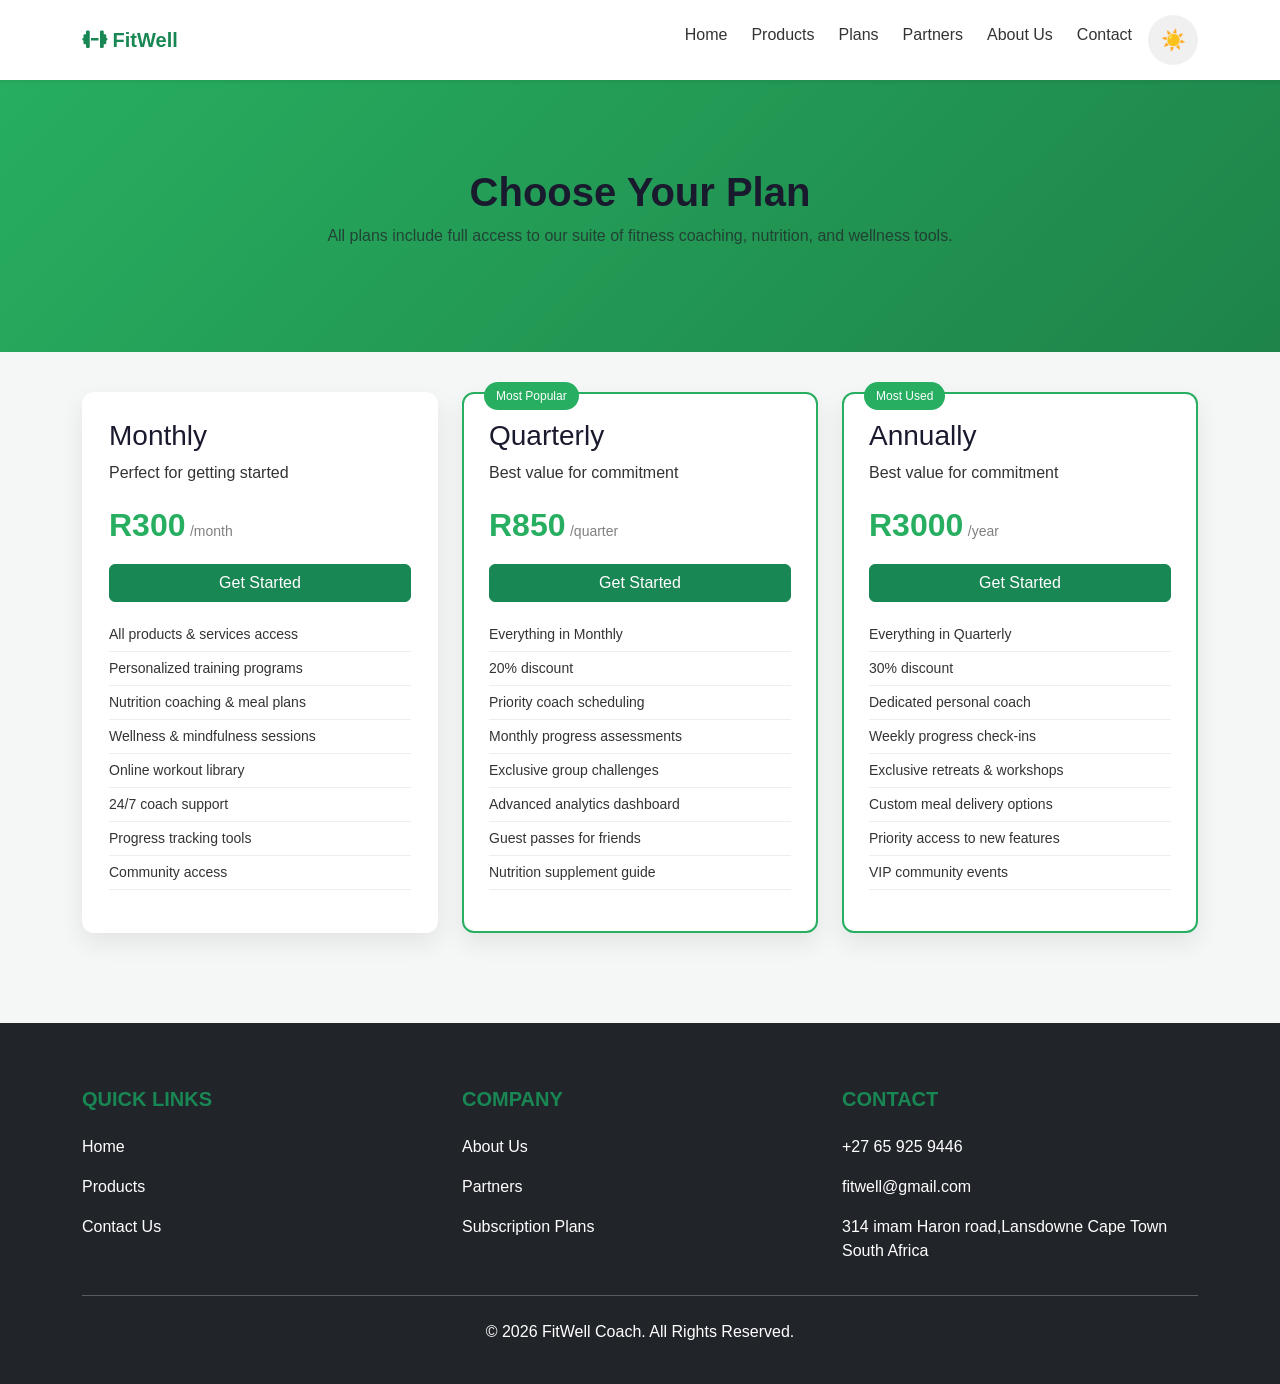
<file: Subscription.html>
<!DOCTYPE html>
<html lang="en">

<head>
    <meta charset="UTF-8" />
    <meta name="viewport" content="width=device-width, initial-scale=1.0" />
    <title>FitWell Coach - Plans</title>

    <!-- Bootstrap -->
    <link href="https://cdn.jsdelivr.net/npm/bootstrap@5.3.3/dist/css/bootstrap.min.css" rel="stylesheet">

    <!-- Font Awesome -->
    <link rel="stylesheet" href="https://cdnjs.cloudflare.com/ajax/libs/font-awesome/6.5.0/css/all.min.css">

    <!-- Your CSS -->
    <link rel="stylesheet" href="style3.css" />
    
    <!-- Dark Mode CSS -->
    <link rel="stylesheet" href="darkmode.css" />
</head>

<body>
<nav class="navbar navbar-expand-lg navbar-light bg-white shadow-sm sticky-top">
        <div class="container">

            <a class="navbar-brand fw-bold text-success" href="#">
                <i class="fa-solid fa-dumbbell"></i>
                FitWell 
            </a>

            <button class="navbar-toggler" type="button" data-bs-toggle="collapse" data-bs-target="#navMenu">
                <span class="navbar-toggler-icon"></span>
            </button>

            <div class="collapse navbar-collapse" id="navMenu">

                <ul class="navbar-nav ms-auto gap-2">

                    <li class="nav-item"><a class="nav-link" href="index.html">Home</a></li>
                    <li class="nav-item"><a class="nav-link" href="products.html">Products</a></li>
                    <li class="nav-item"><a class="nav-link active text-success" href="Subscription.html">Plans</a></li>
                    <li class="nav-item"><a class="nav-link" href="partners.html">Partners</a></li>
                    <li class="nav-item"><a class="nav-link" href="about.html">About Us</a></li>
                    <li class="nav-item"><a class="nav-link" href="contact.us.html">Contact</a></li>
                    <button class="toggle-btn" id="themeToggle"></button>
                </ul>

            </div>

        </div>
    </nav>
    
    <!-- HERO -->
    <section class="hero text-center">
        <div class="container py-5">
            <h1 class="fw-bold">Choose Your Plan</h1>
            <p class="text-muted">
                All plans include full access to our suite of fitness coaching, nutrition, and wellness tools.
            </p>
        </div>
    </section>

    <!-- PLANS -->
    <section class="plans-section">
        <div class="container">
            <div class="row g-4 justify-content-center">

                <!-- Monthly -->
                <div class="col-12 col-md-6 col-lg-4">
                    <div class="plan-card h-100">
                        <h3>Monthly</h3>
                        <p class="subtitle">Perfect for getting started</p>

                        <div class="price">
                            <span class="amount">R300</span>
                            <span class="period">/month</span>
                        </div>

                        <button class="btn btn-success w-100 mb-3" onclick="window.location.href='contact.us.html'">Get Started</button>

                        <ul>
                            <li> All products & services access</li>
                            <li>Personalized training programs </li>
                            <li>Nutrition coaching & meal plans </li>
                            <li> Wellness & mindfulness sessions</li>
                            <li>Online workout library </li>
                            <li> 24/7 coach support</li>
                            <li>Progress tracking tools </li>
                            <li>Community access </li>
                        </ul>
                    </div>
                </div>

                <!-- Quarterly -->
                <div class="col-12 col-md-6 col-lg-4">
                    <div class="plan-card popular h-100">
                        <div class="badge-popular">Most Popular</div>

                        <h3>Quarterly</h3>
                        <p class="subtitle">Best value for commitment</p>

                        <div class="price">
                            <span class="amount">R850</span>
                            <span class="period">/quarter</span>
                        </div>

                        <button class="btn btn-success w-100 mb-3" onclick="window.location.href='contact.us.html'">Get Started</button>

                        <ul>
                         <li>Everything in Monthly </li>
                         <li>20% discount </li>
                        <li>Priority coach scheduling </li>
                        <li>Monthly progress assessments </li>
                        <li>Exclusive group challenges </li>
                        <li>Advanced analytics dashboard </li>
                        <li>Guest passes for friends </li>
                        <li>Nutrition supplement guide </li>
                        </ul>
                    </div>
                </div>
                <!-- Annually -->
                <div class="col-12 col-md-6 col-lg-4">
                    <div class="plan-card popular h-100">
                        <div class="badge-popular">Most Used</div>

                        <h3>Annually</h3>
                        <p class="subtitle">Best value for commitment</p>

                        <div class="price">
                            <span class="amount">R3000</span>
                            <span class="period">/year</span>
                        </div>

                        <button class="btn btn-success w-100 mb-3" onclick="window.location.href='contact.us.html'">Get Started</button>

                        <ul>
                            <li>Everything in Quarterly </li>
                            <li>30% discount </li>
                            <li>Dedicated personal coach </li>
                            <li>Weekly progress check-ins </li>
                            <li>Exclusive retreats & workshops </li>
                            <li>Custom meal delivery options </li>
                            <li>Priority access to new features </li>
                            <li>VIP community events </li>
                        </ul>
                    </div>
                </div>

            </div>
        </div>
    </section>

    <!-- Bootstrap JS -->
    <script src="https://cdn.jsdelivr.net/npm/bootstrap@5.3.3/dist/js/bootstrap.bundle.min.js"></script>

    <script src="subscription.js"></script>
    
    <!-- Dark Mode Script -->
    <script src="darkmode.js"></script>
    
      <!-- FOOTER -->

    <footer class="bg-dark text-white pt-5 pb-4">
        <div class="container text-md-start text-center">

            <div class="row">

                <div class="col-md-4 col-lg-4 col-xl-4 mx-auto mt-3">
                    <h5 class="text-uppercase mb-4 fw-bold text-success">Quick Links</h5>

                    <p><a href="index.html" class="text-white text-decoration-none">Home</a></p>
                    <p><a href="products.html" class="text-white text-decoration-none">Products</a></p>
                    <p><a href="contact.us.html" class="text-white text-decoration-none">Contact Us</a></p>
                </div>

                <div class="col-md-4 col-lg-4 col-xl-4 mx-auto mt-3">
                    <h5 class="text-uppercase mb-4 fw-bold text-success">Company</h5>

                    <p><a href="about.html" class="text-white text-decoration-none">About Us</a></p>
                    <p><a href="partners.html" class="text-white text-decoration-none">Partners</a></p>
                    <p><a href="Subscription.html" class="text-white text-decoration-none">Subscription Plans</a></p>
                </div>

                <div class="col-md-4 col-lg-4 col-xl-4 mx-auto mt-3">
                    <h5 class="text-uppercase mb-4 fw-bold text-success">Contact</h5>

                    <p> +27 65 925 9446</p>
                    <p> fitwell@gmail.com</p>
                    <p> 314 imam Haron road,Lansdowne Cape Town South Africa</p>
                </div>

            </div>

            <hr class="mb-4">

            <div class="text-center">
                <p>© 2026 FitWell Coach. All Rights Reserved.</p>
            </div>

        </div>
    </footer>
</body>

</html>
</file>
<file: darkmode.css>
/* Dark Mode Toggle Button */
.toggle-btn {
  width: 50px;
  height: 50px;
  border-radius: 50%;
  border: none;
  background: #f0f0f0;
  cursor: pointer;
  display: flex;
  align-items: center;
  justify-content: center;
  font-size: 20px;
  transition: all 0.3s ease;
  position: relative;
}

.toggle-btn:hover {
  background: #e0e0e0;
  transform: scale(1.05);
}

.toggle-btn::before {
  content: "☀️";
  position: absolute;
  transition:
    opacity 0.3s ease,
    transform 0.3s ease;
  opacity: 1;
}

.toggle-btn.dark-mode::before {
  opacity: 0;
  transform: rotate(180deg);
}

.toggle-btn::after {
  content: "🌙";
  position: absolute;
  transition:
    opacity 0.3s ease,
    transform 0.3s ease;
  opacity: 0;
  transform: rotate(-180deg);
}

.toggle-btn.dark-mode::after {
  opacity: 1;
  transform: rotate(0deg);
}

/* Dark Mode Styles for Body and Text */
body.dark-mode {
  background-color: #1a1a2e !important;
  color: #e0e0e0 !important;
}

body.dark-mode h2,
body.dark-mode h3,
body.dark-mode h4,
body.dark-mode h5,
body.dark-mode h6 {
  color: #e0e0e0 !important;
}

body.dark-mode li {
  color: white;
}

body.dark-mode p {
  color: white;
}


body.dark-mode a {
  transition: color 0.3s ease;
}

body.dark-mode a:hover {
  color: #27ae60 !important;
}

/* Dark Mode Navbar */
body.dark-mode .navbar {
  background-color: #252541 !important;
}

body.dark-mode .navbar-light .navbar-brand {
  color: #e0e0e0 !important;
}

body.dark-mode .navbar-light .nav-link {
  color: #d0d0d0 !important;
}

body.dark-mode .navbar-light .nav-link:hover {
  color: #27ae60 !important;
}

body.dark-mode .navbar-light .navbar-toggler {
  border-color: #555 !important;
}

body.dark-mode .navbar-light .navbar-toggler-icon {
  background-image: url("data:image/svg+xml,%3csvg xmlns='http://www.w3.org/2000/svg' viewBox='0 0 30 30'%3e%3cpath stroke='%23d0d0d0' stroke-linecap='round' stroke-miterlimit='10' stroke-width='2' d='M4 7h22M4 15h22M4 23h22'/%3e%3c/svg%3e") !important;
}

body.dark-mode section.about-hero,
body.dark-mode .hero-text {
  background: #2d2d44 !important;
  color: #e0e0e0 !important;
  border-color: #3d3d54 !important;
}

/* Dark Mode Cards */
body.dark-mode .stat-card,
body.dark-mode .service-card,
body.dark-mode .program-card,
body.dark-mode .plan-card,
body.dark-mode .card,
body.dark-mode .product-card,
body.dark-mode .partner-card {
  background: #2d2d44 !important;
  color: #e0e0e0 !important;
  border-color: #3d3d54 !important;
}

body.dark-mode .stat-card h2 {
  color: #27ae60 !important;
}

/* Dark Mode Hero Badge */
body.dark-mode .hero-badge {
  background: rgba(39, 174, 96, 0.2) !important;
  color: #7fd9a0 !important;
}

/* Dark Mode Section Title */
body.dark-mode .section-title {
  color: #e0e0e0 !important;
}

/* Dark Mode Button */
body.dark-mode .btn-success {
  background: #27ae60 !important;
  border-color: #27ae60 !important;
}

body.dark-mode .btn-success:hover {
  background: #1e8449 !important;
  border-color: #1e8449 !important;
}

body.dark-mode .btn-primary,
body.dark-mode .btn-info {
  background: #3498db !important;
  border-color: #3498db !important;
}

body.dark-mode .btn-primary:hover,
body.dark-mode .btn-info:hover {
  background: #2980b9 !important;
  border-color: #2980b9 !important;
}

/* Dark Mode Form Elements */
body.dark-mode .form-control,
body.dark-mode .form-select,
body.dark-mode {
  background: #2d2d44 !important;
  border-color: #3d3d54 !important;
  color: #e0e0e0 !important;
}

body.dark-mode .form-control:focus,
body.dark-mode .form-select:focus {
  background: #2d2d44 !important;
  border-color: #27ae60 !important;
  color: #e0e0e0 !important;
  box-shadow: 0 0 0 0.2rem rgba(39, 174, 96, 0.25) !important;
}

body.dark-mode .form-control::placeholder {
  color: #888 !important;
}

/* Dark Mode Tables */
body.dark-mode .table {
  color: #e0e0e0 !important;
  border-color: #3d3d54 !important;
}

body.dark-mode .table thead th {
  background: #2d2d44 !important;
  color: #e0e0e0 !important;
  border-color: #3d3d54 !important;
}

body.dark-mode .table tbody tr:hover {
  background: #3d3d54 !important;
}

/* Dark Mode Borders and Dividers */
body.dark-mode hr {
  border-color: #3d3d54 !important;
}

body.dark-mode .border {
  border-color: #3d3d54 !important;
}

/* Dark Mode Alerts */
body.dark-mode .alert {
  background: #2d2d44 !important;
  border-color: #3d3d54 !important;
  color: #e0e0e0 !important;
}

body.dark-mode .alert-success {
  background: rgba(39, 174, 96, 0.15) !important;
  border-color: #27ae60 !important;
}

body.dark-mode .alert-warning {
  background: rgba(241, 196, 15, 0.15) !important;
  border-color: #f1c40f !important;
}

body.dark-mode .alert-danger {
  background: rgba(231, 76, 60, 0.15) !important;
  border-color: #e74c3c !important;
}

/* Dark Mode Popular Plan Card */
body.dark-mode .popular {
  border-color: #27ae60 !important;
}

body.dark-mode .amount {
  color: #7fd9a0 !important;
}

body.dark-mode .period {
  color: #888 !important;
}

/* Dark Mode Price Text */
body.dark-mode .price {
  color: #d0d0d0 !important;
}

/* Dark Mode Icons */
body.dark-mode .fa,
body.dark-mode .fas,
body.dark-mode .far {
  color: inherit;
}

body.dark-mode .text-success {
  color: #27ae60 !important;
}

body.dark-mode .text-danger {
  color: #e74c3c !important;
}

body.dark-mode .text-warning {
  color: #f1c40f !important;
}

body.dark-mode .text-info {
  color: #3498db !important;
}

body.dark-mode .bg-light {
  background: #2d2d44 !important;
}

body.dark-mode .bg-white {
  background: #2d2d44 !important;
}

body.dark-mode .shadow-sm,
body.dark-mode .shadow {
  box-shadow: 0 0 10px rgba(0, 0, 0, 0.5) !important;
}

/* Dark Mode Dropdown */
body.dark-mode .dropdown-menu {
  background: #2d2d44 !important;
  border-color: #3d3d54 !important;
}

body.dark-mode .dropdown-item {
  color: #e0e0e0 !important;
}

body.dark-mode .dropdown-item:hover,
body.dark-mode .dropdown-item:focus {
  background: #3d3d54 !important;
  color: #e0e0e0 !important;
}

body.dark-mode .dropdown-divider {
  border-color: #3d3d54 !important;
}

/* Dark Mode Modal */
body.dark-mode .modal-content {
  background: #2d2d44 !important;
  border-color: #3d3d54 !important;
  color: #e0e0e0 !important;
}

body.dark-mode .modal-header {
  border-color: #3d3d54 !important;
}

body.dark-mode .modal-footer {
  border-color: #3d3d54 !important;
}

body.dark-mode .btn-close {
  filter: invert(1);
}

/* Dark Mode Toggle Button Styling */
body.dark-mode .toggle-btn {
  background: #3d3d54 !important;
}

body.dark-mode .toggle-btn:hover {
  background: #4d4d64 !important;
}

/* Smooth Transitions */
body,
body * {
  transition:
    background-color 0.3s ease,
    color 0.3s ease,
    border-color 0.3s ease;
}
</file>
<file: style3.css>
:root {
    --green: #27ae60;
    --green-dark: #1e8449;
    --light: #f4f7f6;
    --dark: #1a1a2e;
    --text: #333;
}

/* GLOBAL */
body {
    font-family: Arial, sans-serif;
    background: var(--light);
    color: var(--text);
}

/* NAVBAR */
.navbar {
    padding: 15px 0;
}

.nav-link {
    color: #333 !important;
    transition: 0.3s;
}

.nav-link:hover {
    color: var(--green) !important;
}

.navbar.navbar-shrink {
    padding: 8px 0;
    transition: 0.3s ease;
    box-shadow: 0 5px 15px rgba(0, 0, 0, 0.1);
}
/* HERO */
.hero {
     background: linear-gradient(135deg, #27ae60, #1e8449);
    padding: 40px 20px;
}

.hero h1 {
    color: var(--dark);
}

/* PLANS SECTION */
.plans-section {
    padding: 40px 0;
}

/* PLAN CARD */
.plan-card {
    background: white;
    border-radius: 12px;
    padding: 25px;
    box-shadow: 0 10px 25px rgba(0, 0, 0, 0.08);
    transition: 0.3s ease;
    border: 2px solid transparent;
}

.plan-card:hover {
    transform: translateY(-5px);
    border-color: var(--green);
}

.plan-card h3 {
    color: var(--dark);
}

/* POPULAR CARD */
.popular {
    border: 2px solid var(--green);
    position: relative;
}

.badge-popular {
    position: absolute;
    top: -12px;
    left: 20px;
    background: var(--green);
    color: white;
    padding: 5px 12px;
    font-size: 12px;
    border-radius: 20px;
}

/* PRICE */
.price {
    margin: 15px 0;
}

.amount {
    font-size: 32px;
    font-weight: bold;
    color: var(--green);
}

.period {
    font-size: 14px;
    color: gray;
}

/* LIST */
.plan-card ul {
    list-style: none;
    padding: 0;
}

.plan-card ul li {
    padding: 6px 0;
    border-bottom: 1px solid #eee;
    font-size: 14px;
}

/* RESPONSIVE FIXES */
@media (max-width: 768px) {
    .plan-card {
        margin-bottom: 20px;
    }
}

.plan-card.selected {
    border: 2px solid #27ae60;
    transform: scale(1.02);
    box-shadow: 0 15px 35px rgba(39, 174, 96, 0.25);
}

.navbar.navbar-shrink {
    padding: 8px 0;
    transition: 0.3s ease;
    box-shadow: 0 5px 15px rgba(0, 0, 0, 0.1);
}

    
  footer {
            background: #111;
            color: white;
            text-align: center;
            padding: 25px;
            margin-top: 50px;
        }
</file>
